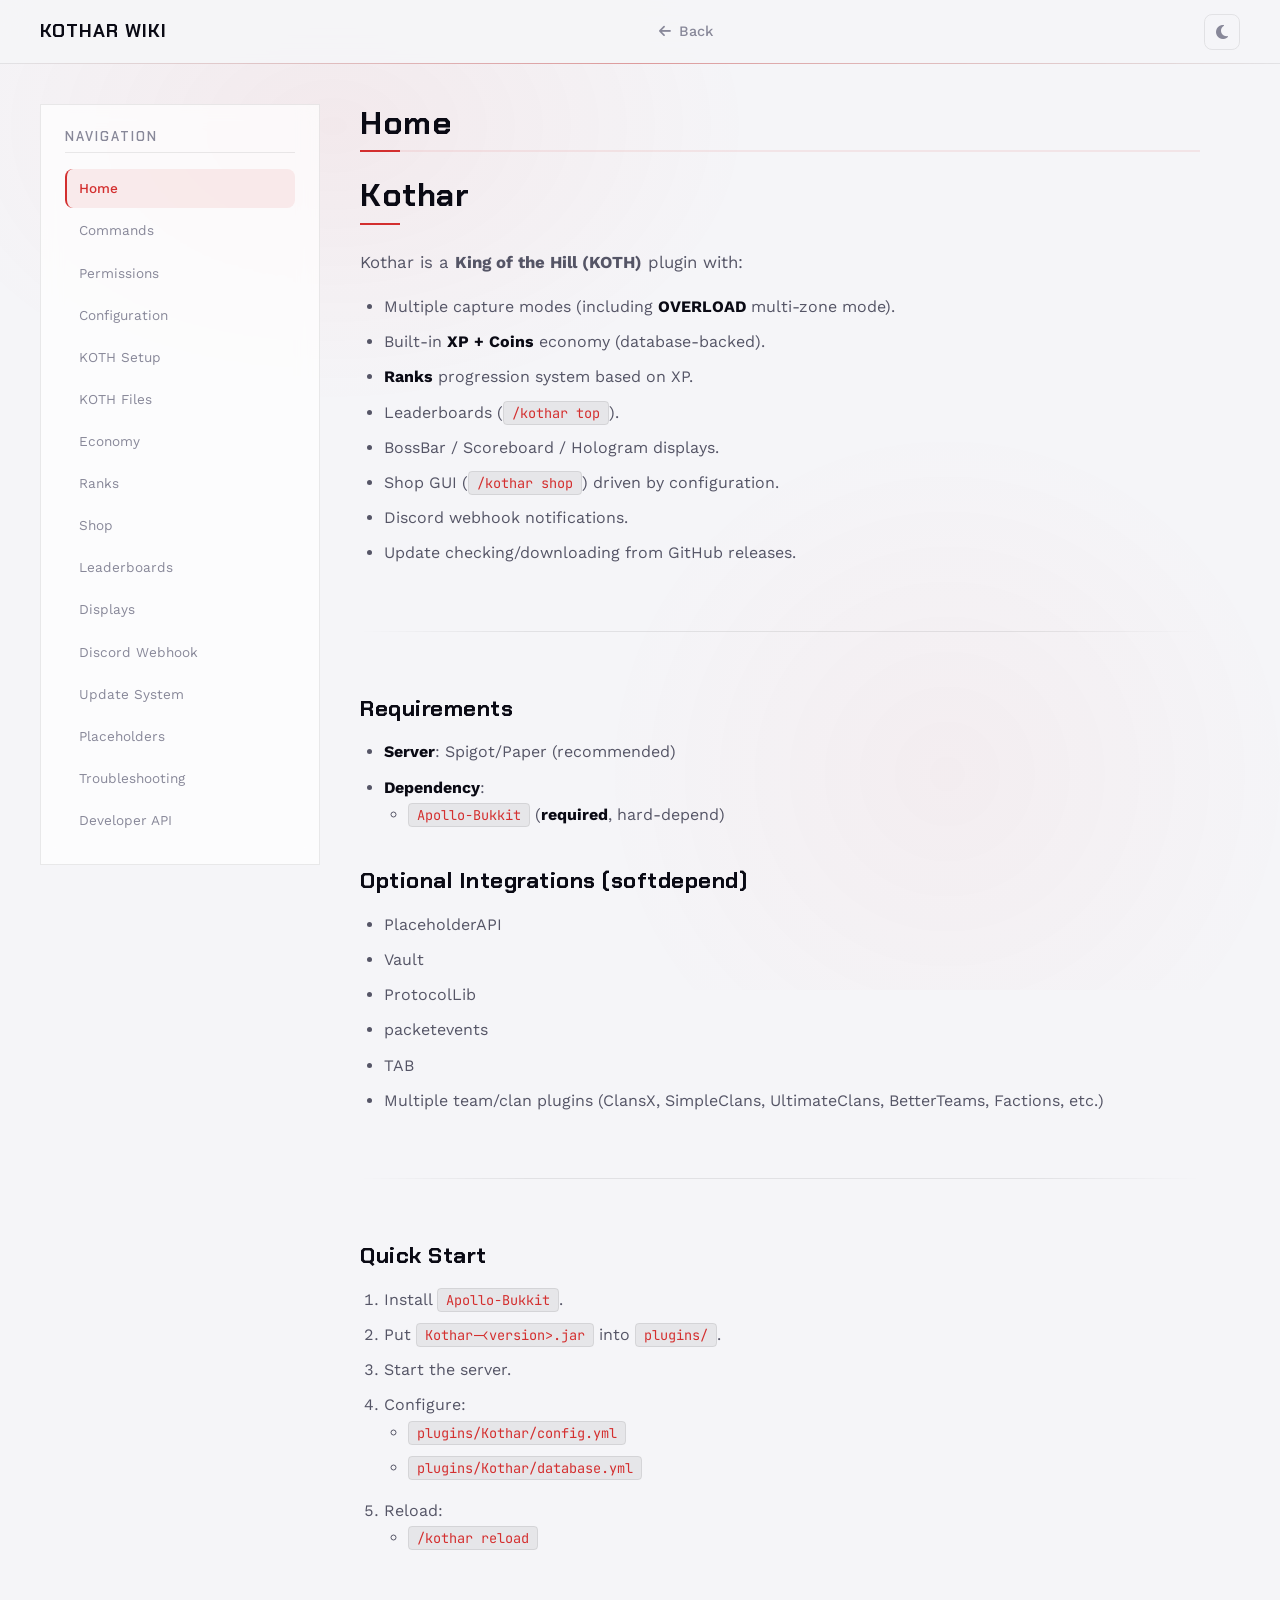
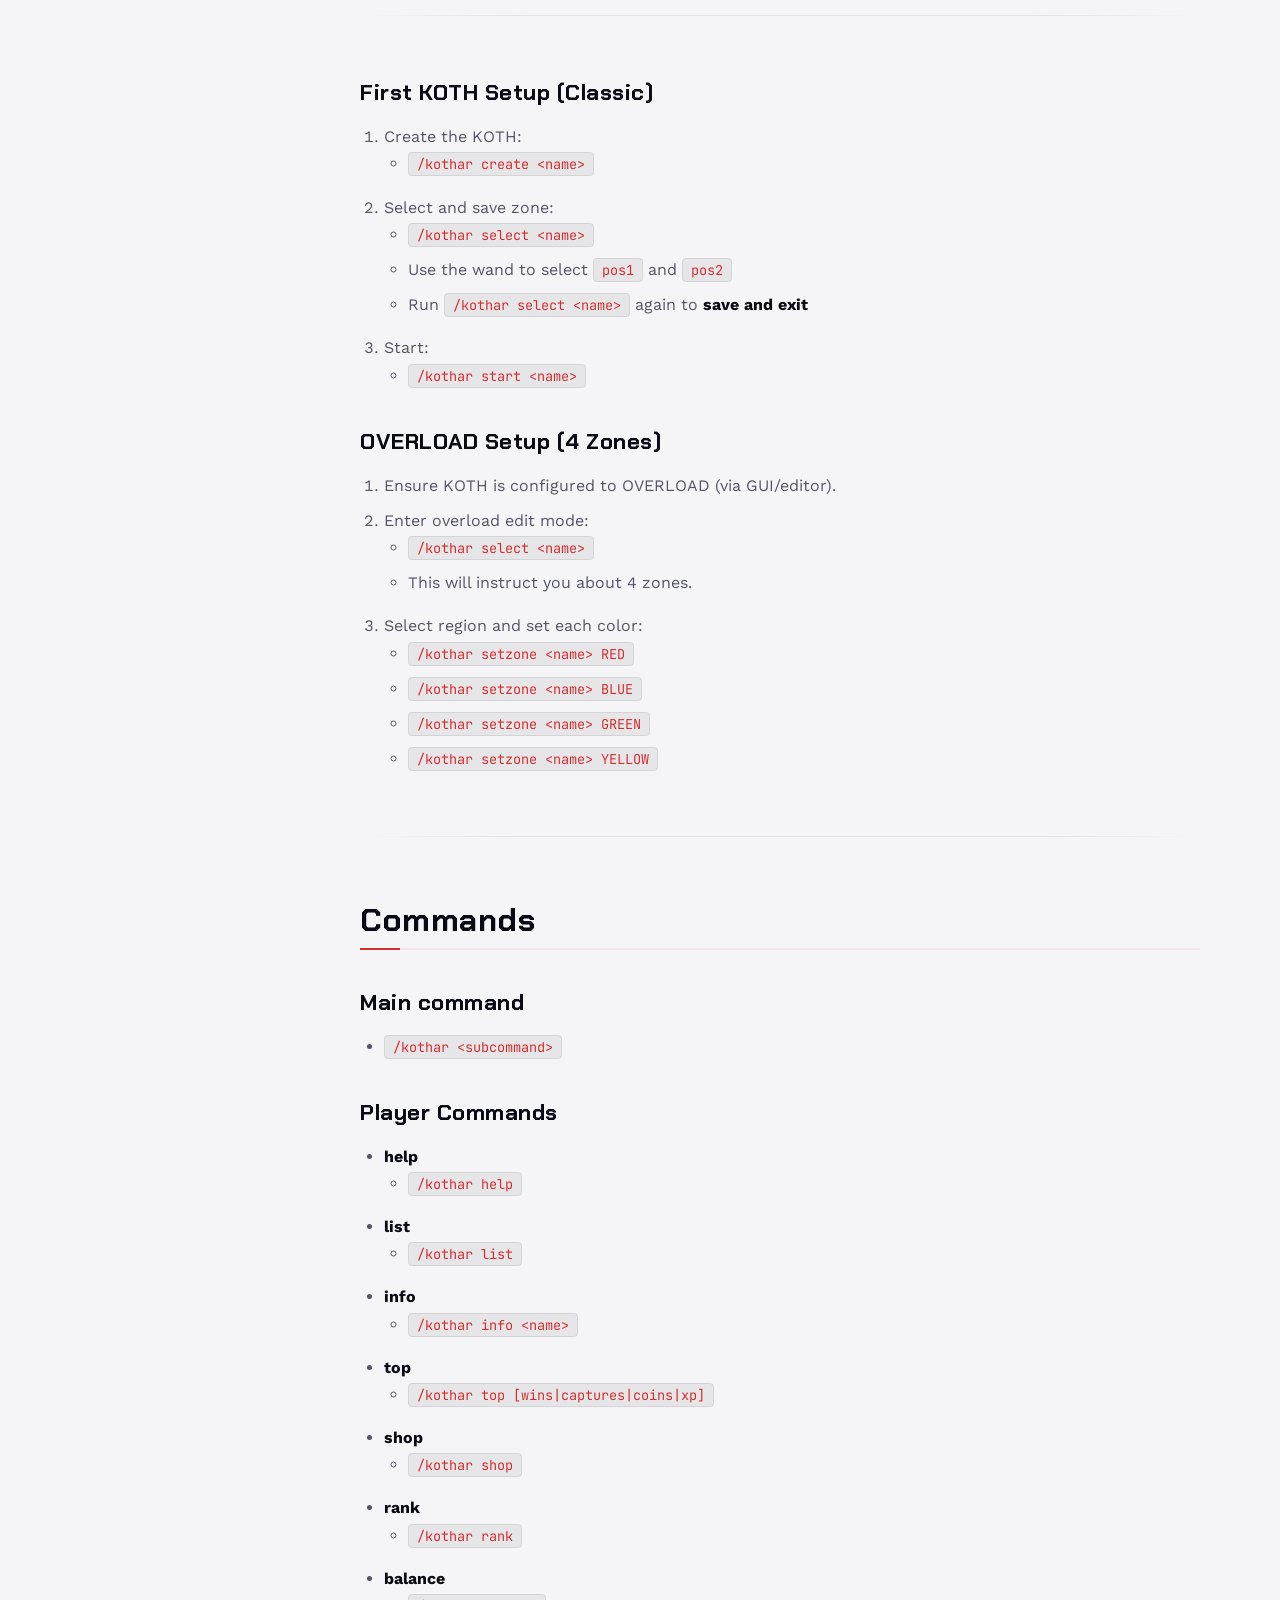
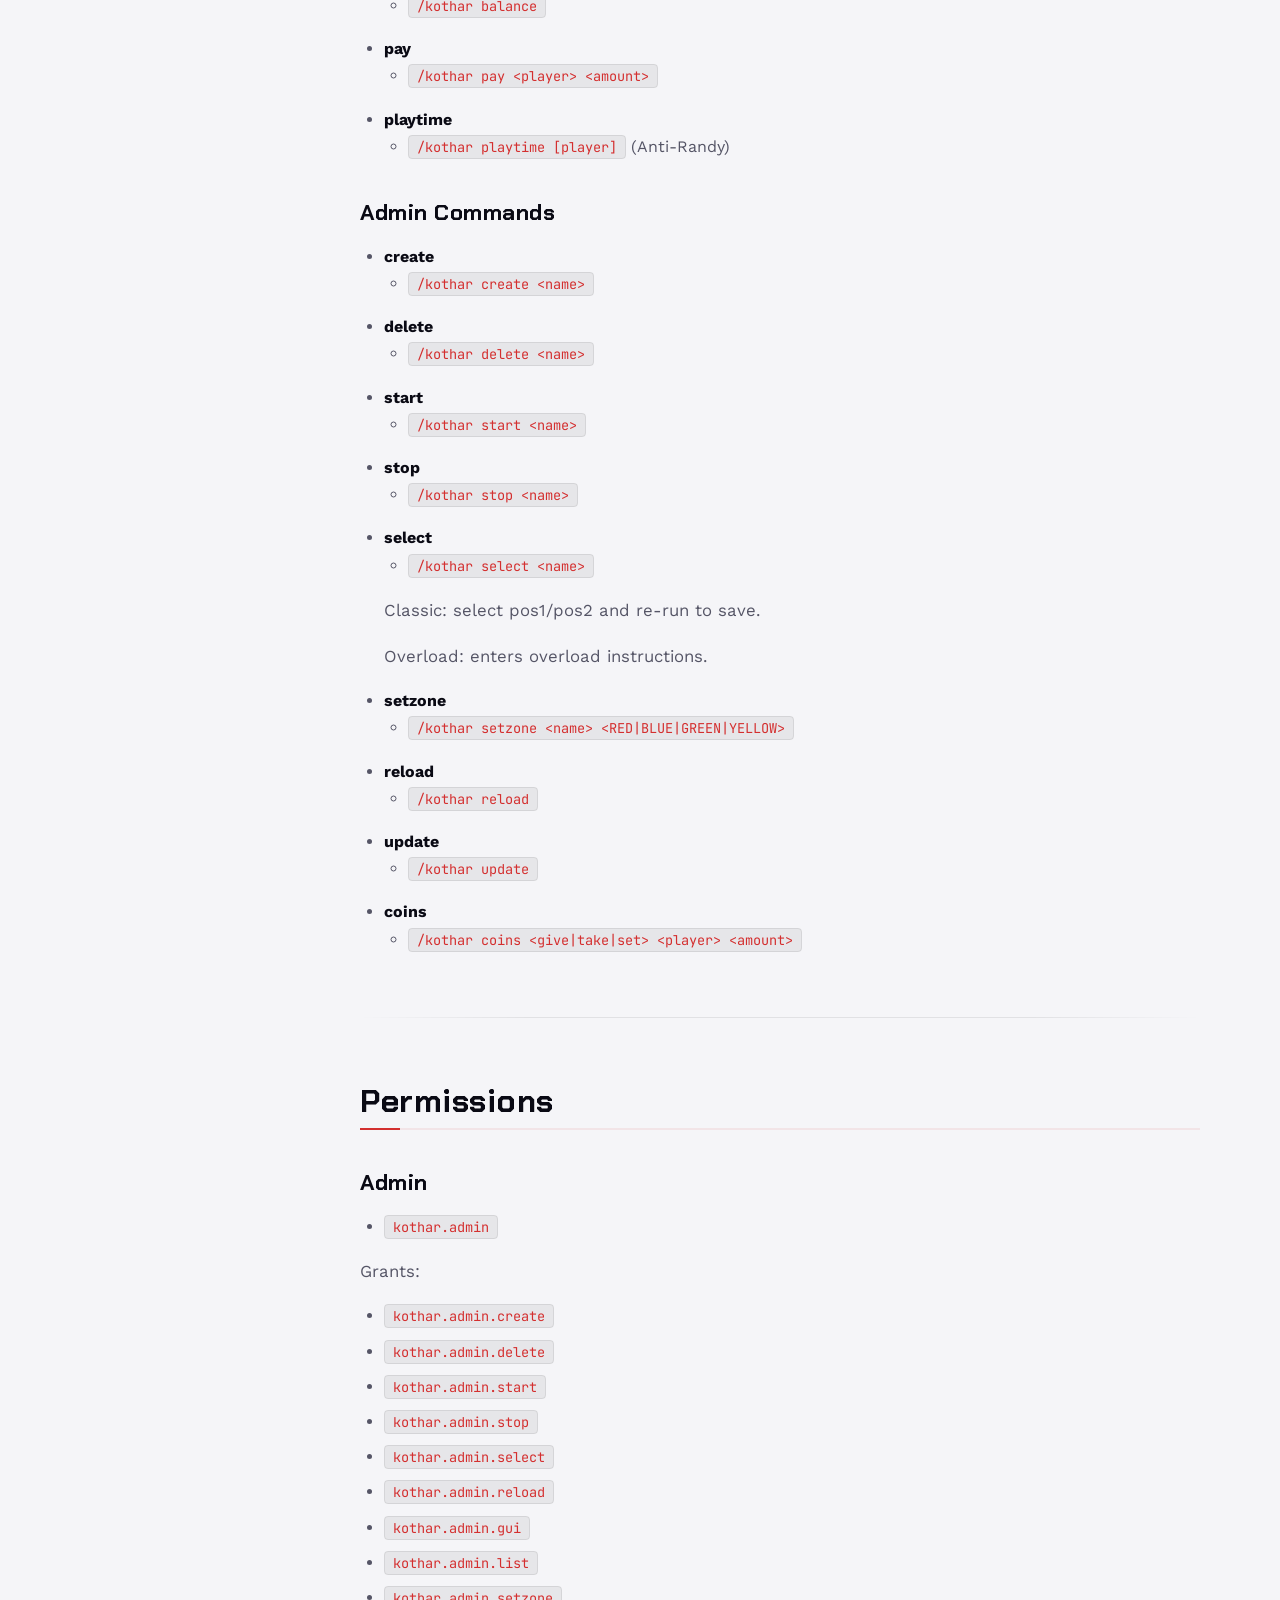
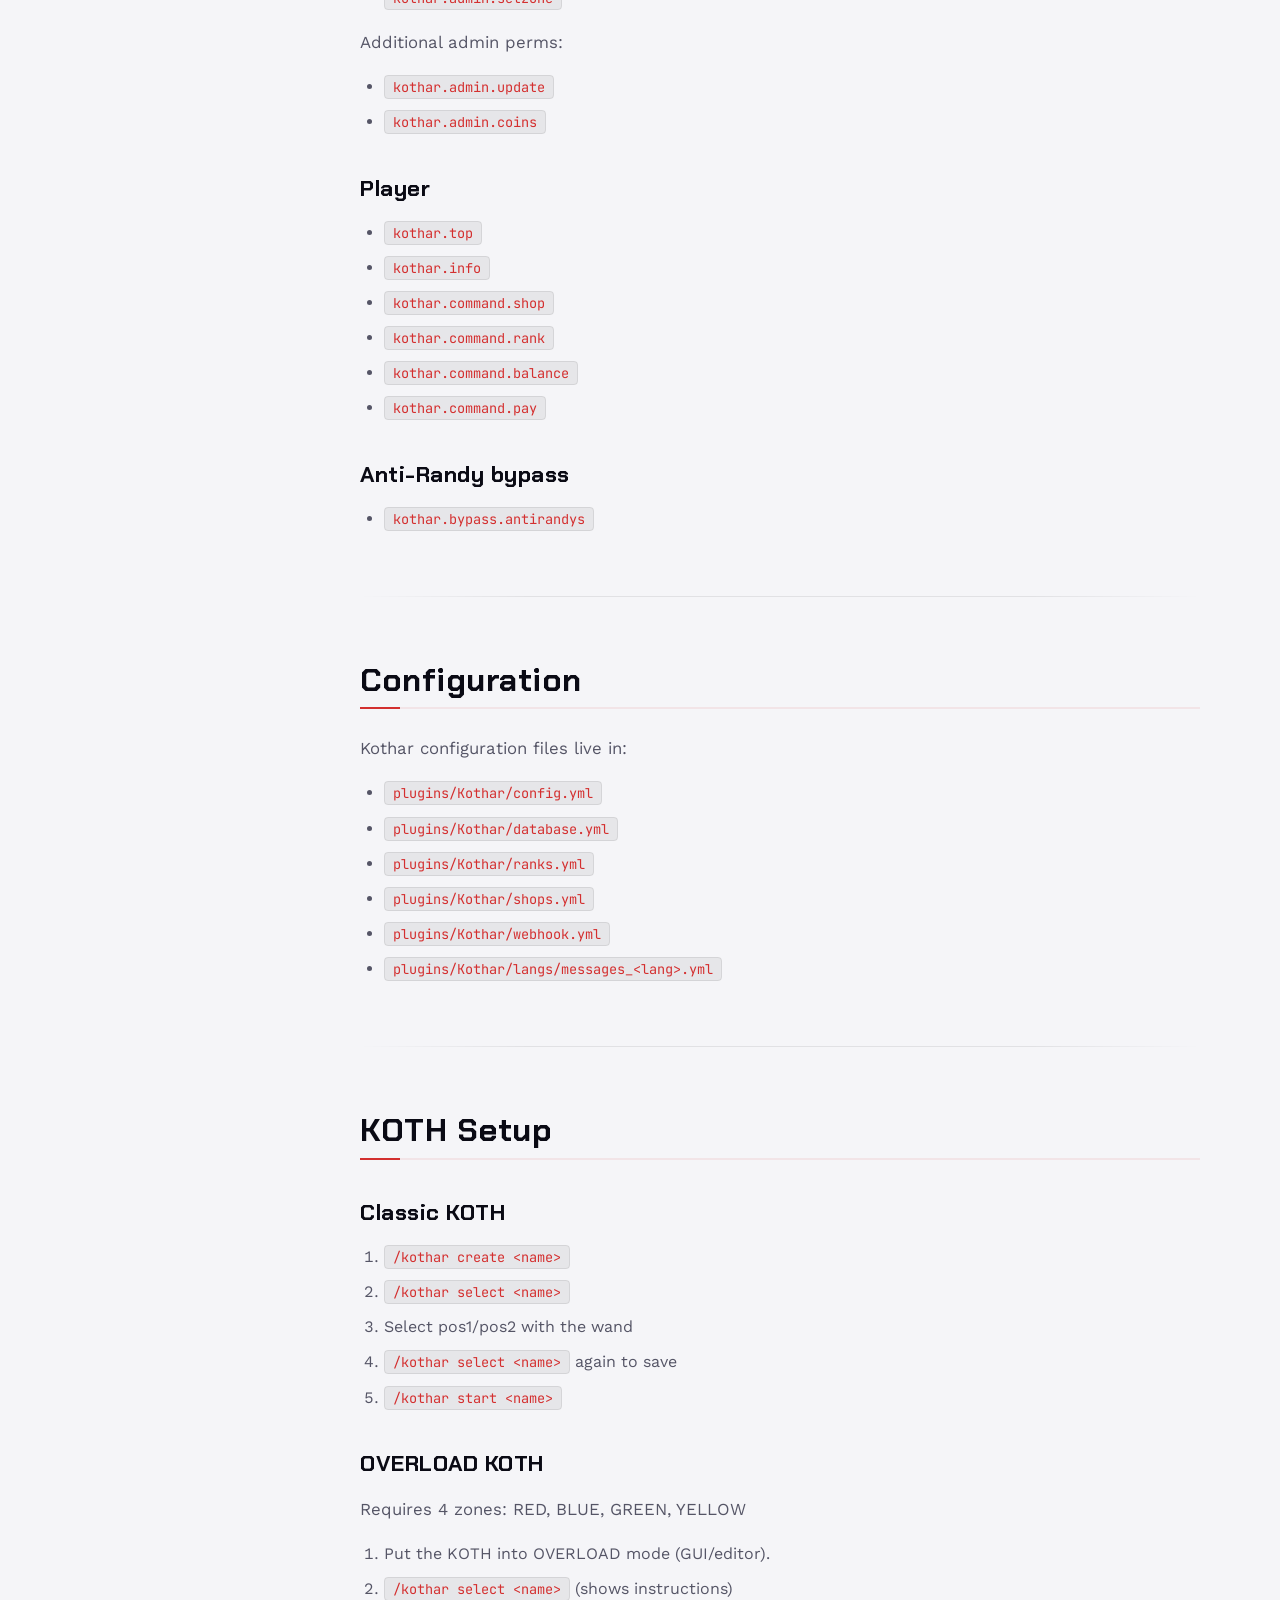
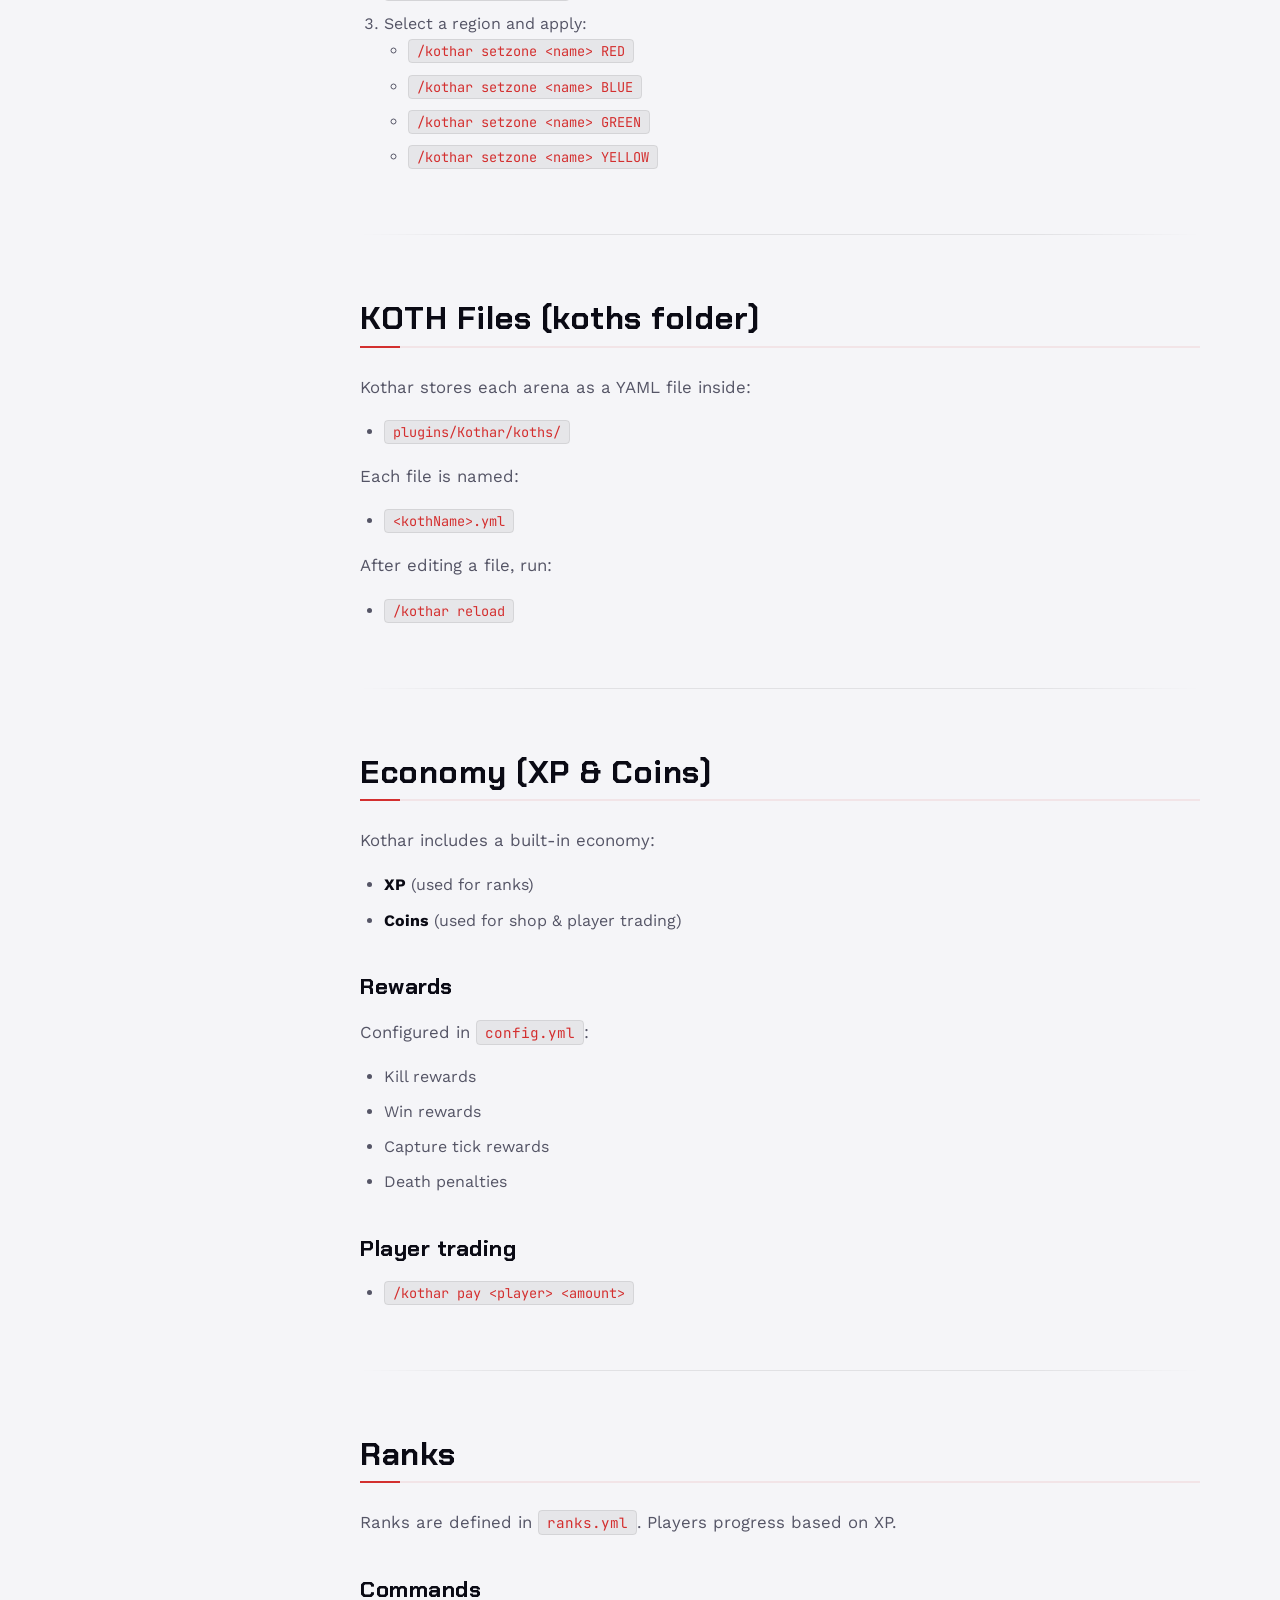
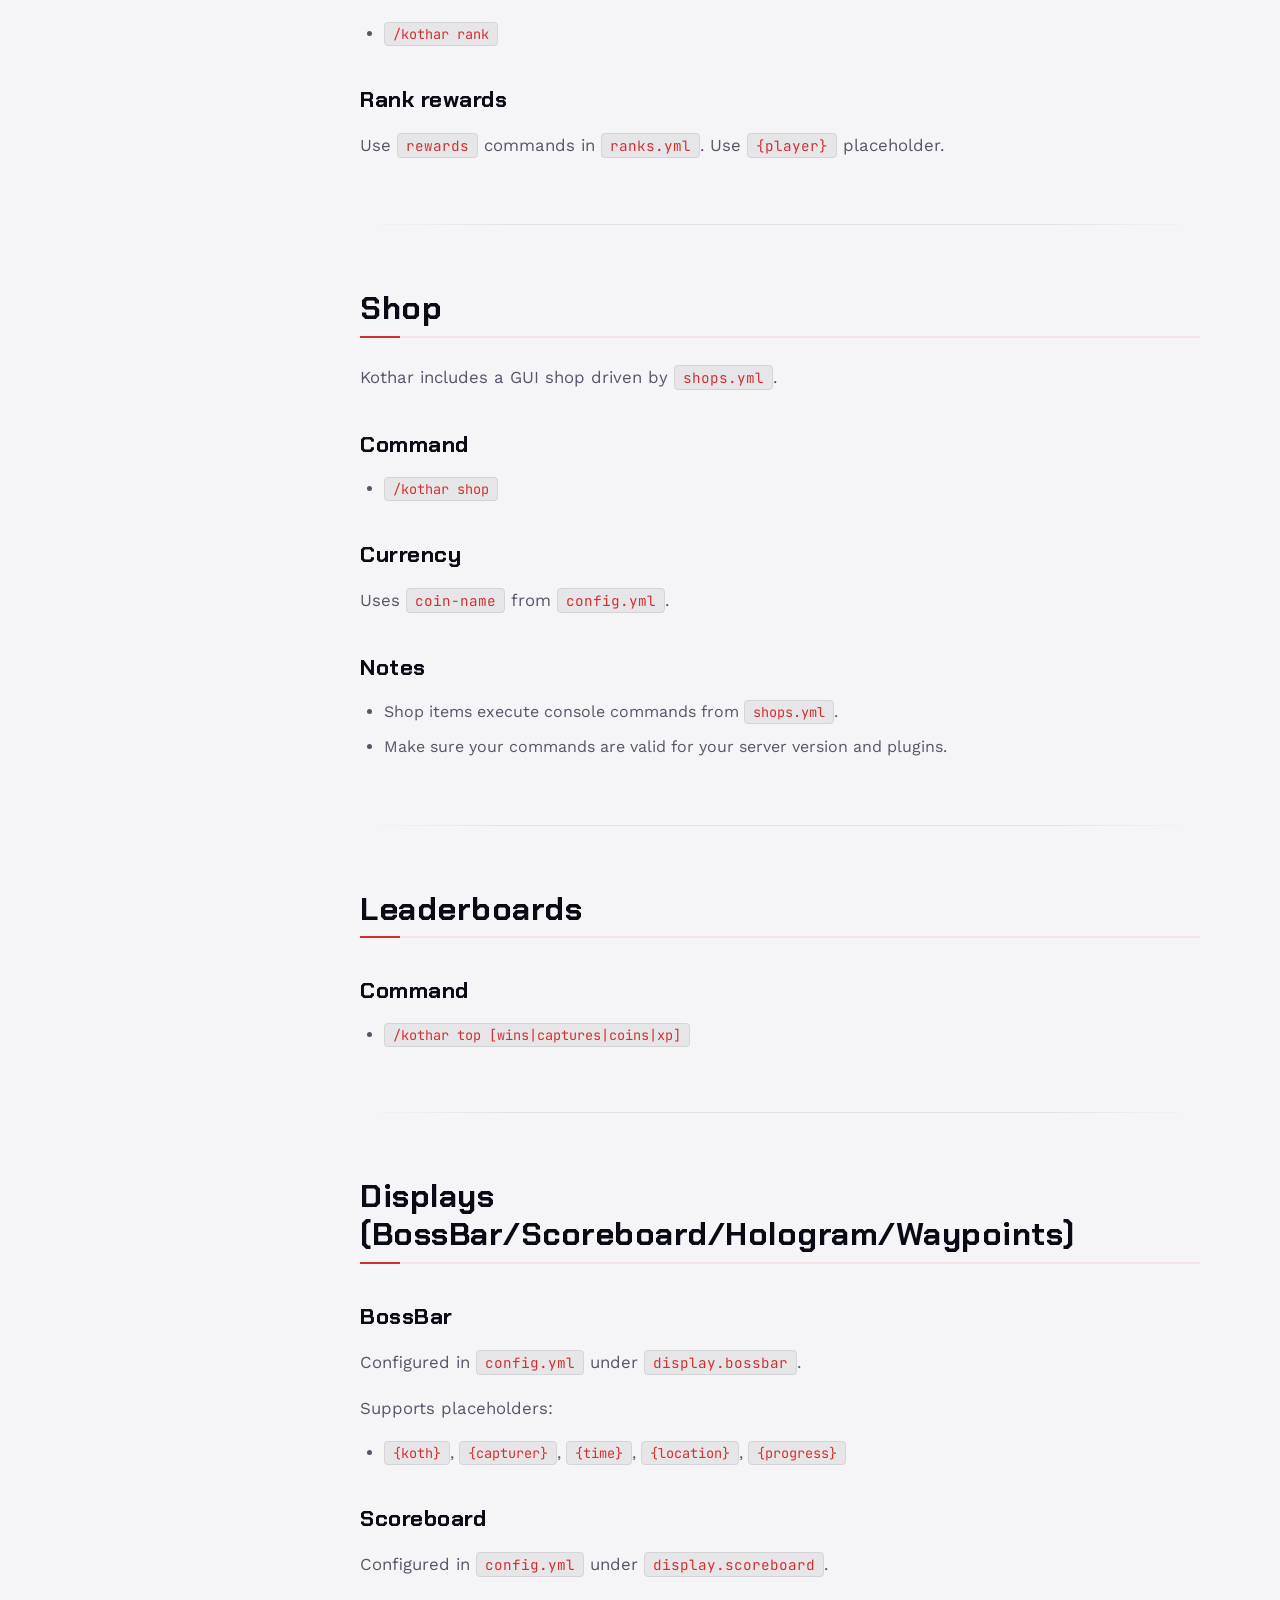
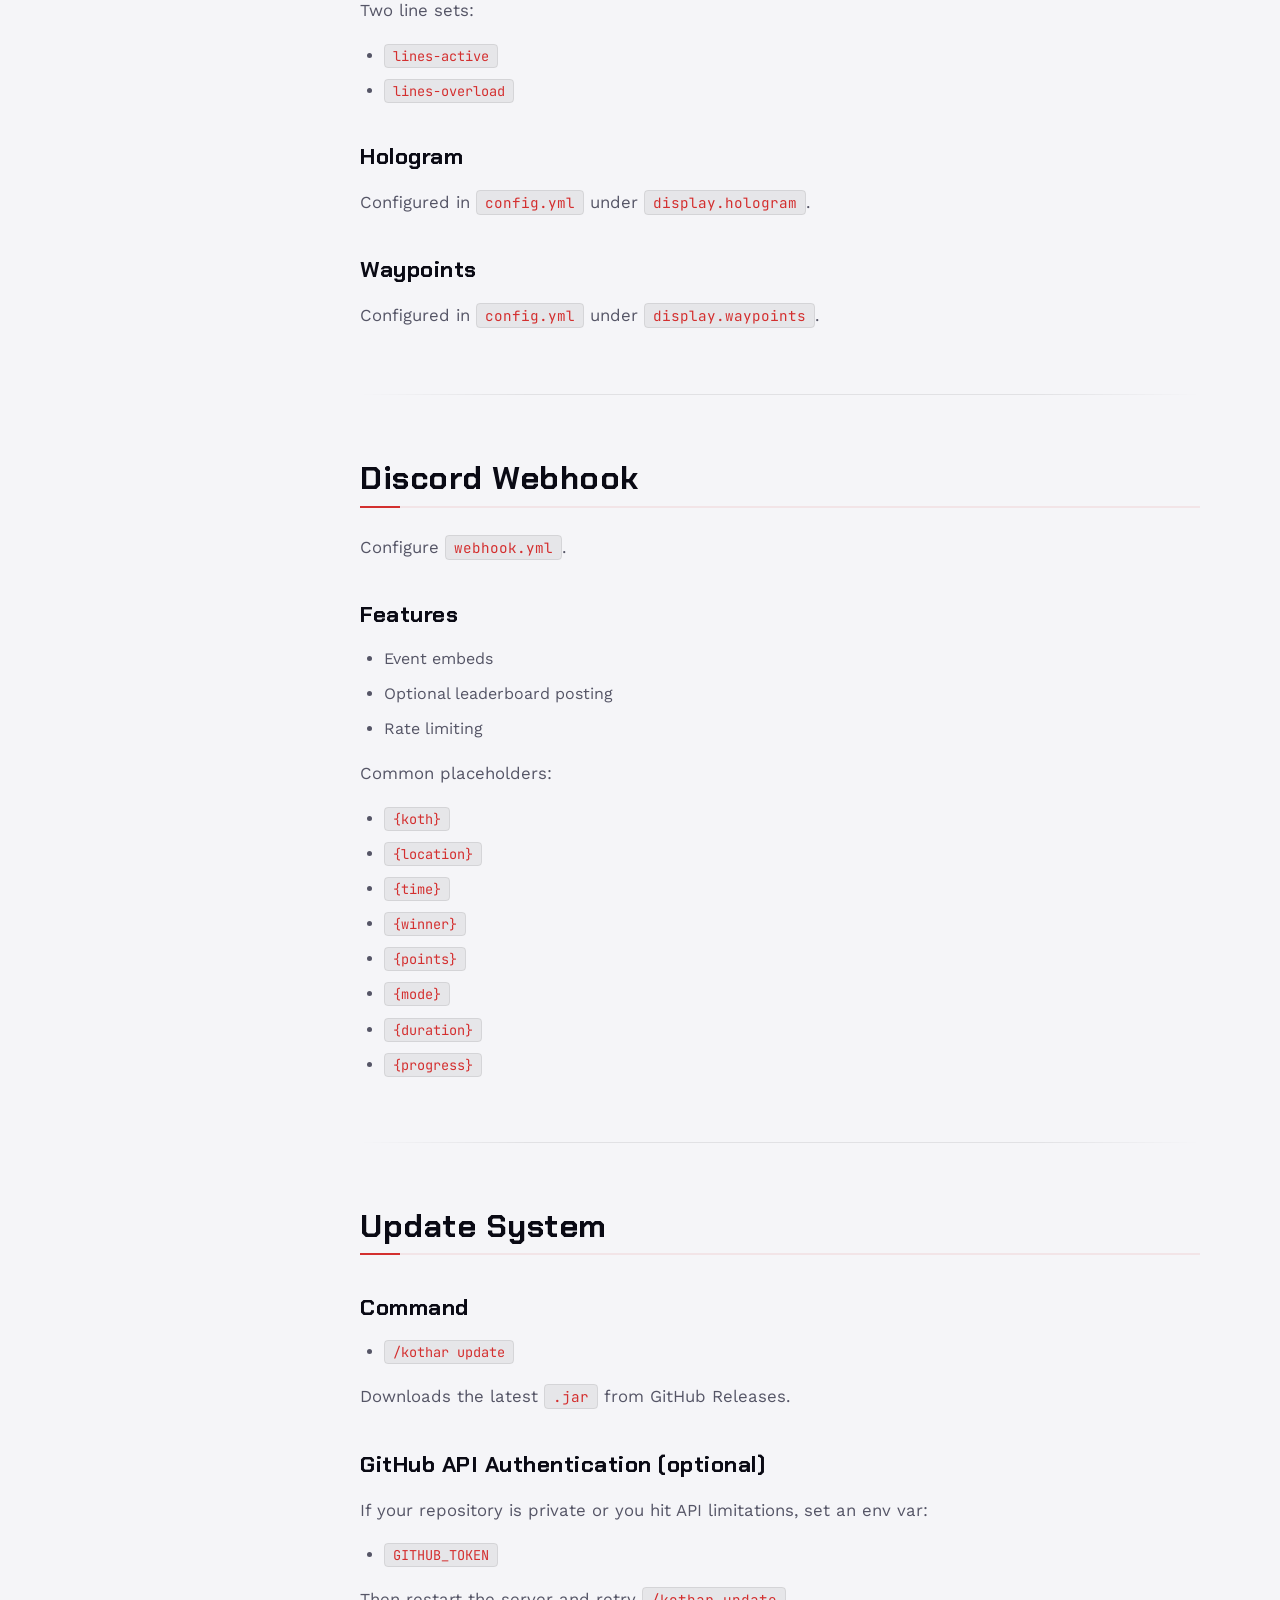
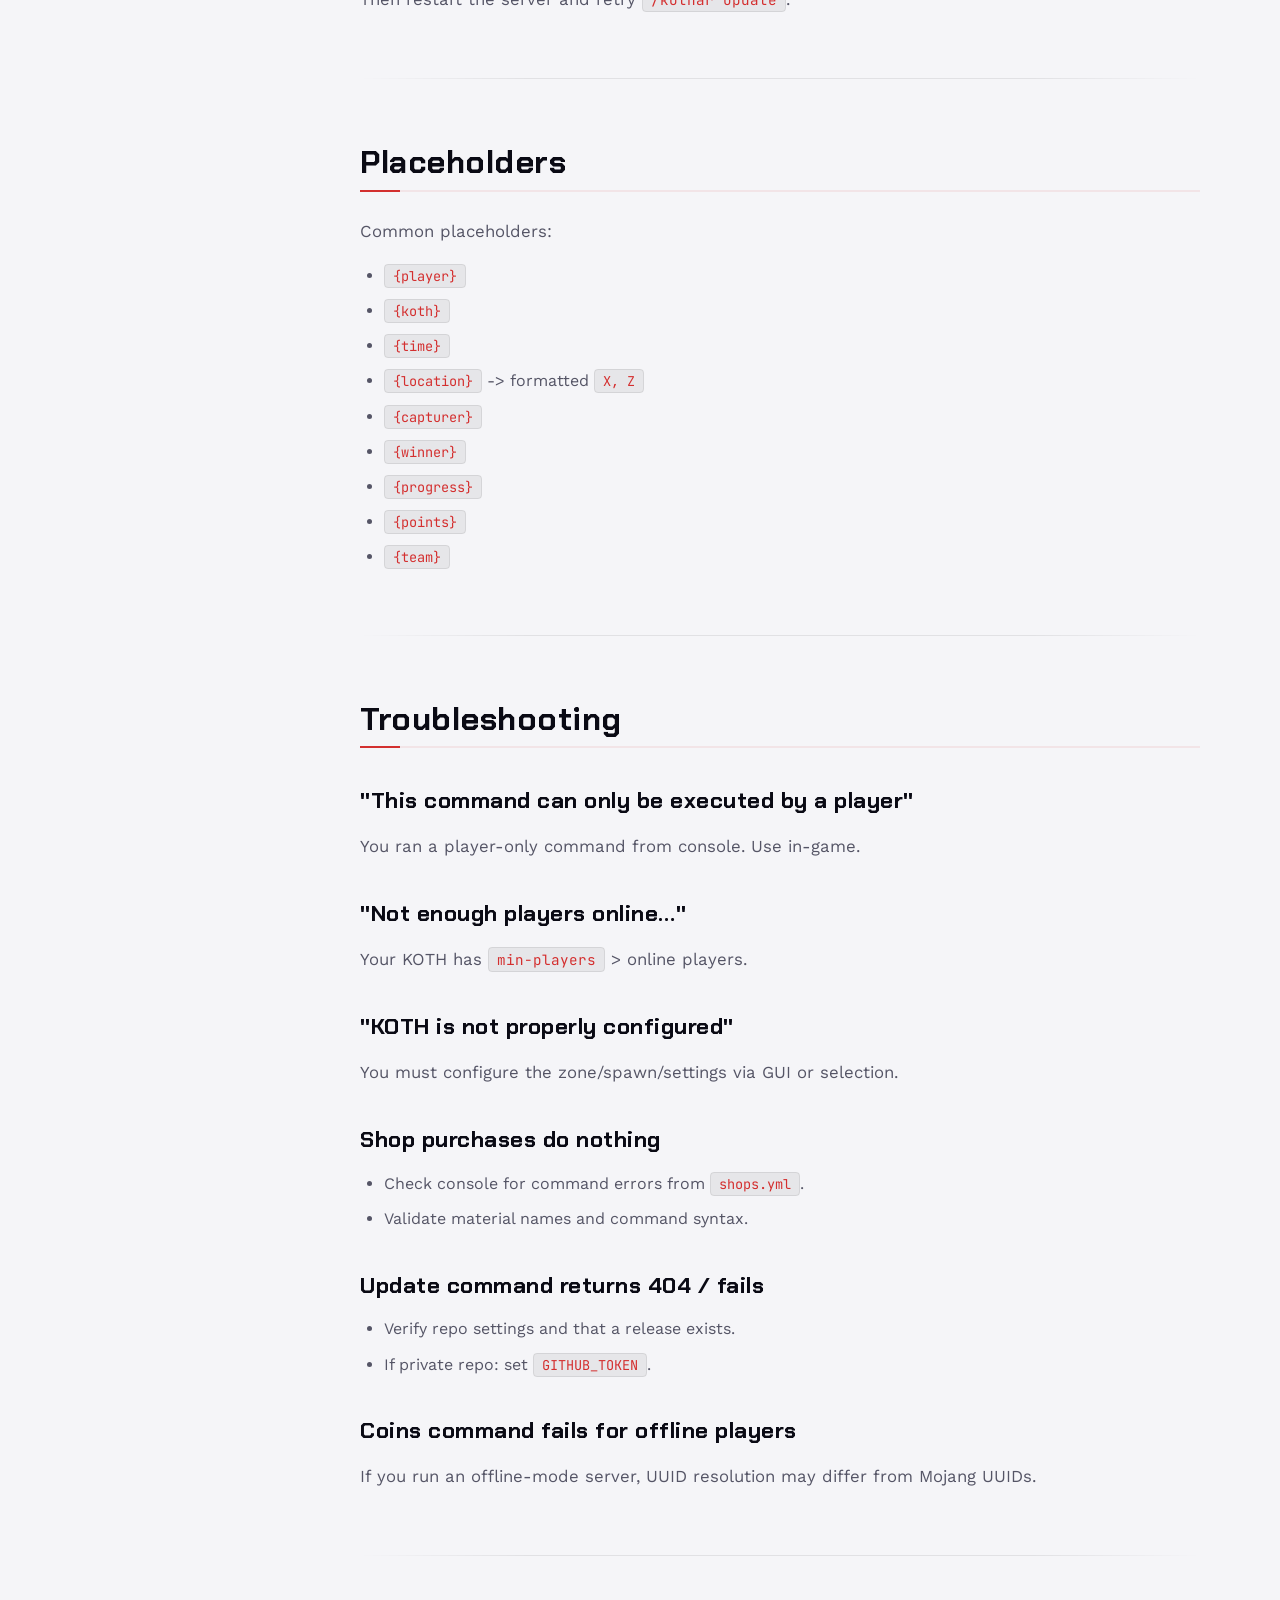
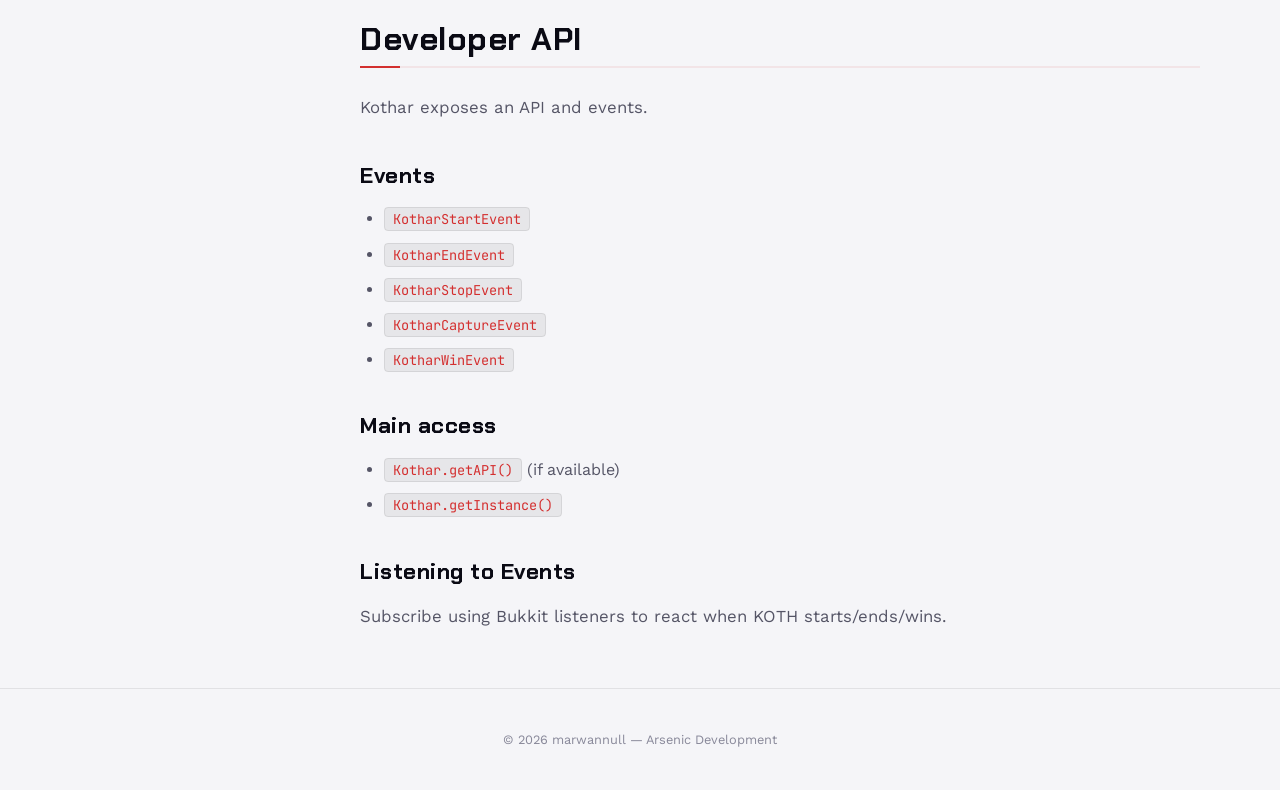
<file: wiki/index.html>
<!DOCTYPE html>
<html lang="en">
<head>
    <meta charset="UTF-8">
    <meta name="viewport" content="width=device-width, initial-scale=1.0">
    <title>Kothar Wiki</title>
    <link rel="stylesheet" href="../style.css">
    <link rel="stylesheet" href="https://cdnjs.cloudflare.com/ajax/libs/font-awesome/6.4.0/css/all.min.css">
    <link rel="stylesheet" href="https://fonts.googleapis.com/css2?family=JetBrains+Mono:wght@400;500;700&display=swap">
</head>
<body>
    <div class="reading-progress" id="readingProgress"></div>

    <header>
        <div class="logo">Kothar Wiki</div>
        <nav>
            <ul>
                <li><a href="../index.html#projects"><i class="fas fa-arrow-left"></i> Back</a></li>
            </ul>
        </nav>
        <div class="header-controls">
            <button id="theme-toggle" aria-label="Toggle theme">
                <i class="fas fa-adjust"></i>
            </button>
        </div>
    </header>

    <div class="wiki-layout">
        <aside class="wiki-sidebar">
            <h3>Navigation</h3>
            <div class="docs-group">
                <a class="docs-link active" href="#home">Home</a>
                <a class="docs-link" href="#commands">Commands</a>
                <a class="docs-link" href="#permissions">Permissions</a>
                <a class="docs-link" href="#configuration">Configuration</a>
                <a class="docs-link" href="#koth-setup">KOTH Setup</a>
                <a class="docs-link" href="#koth-files-koths-folder">KOTH Files</a>
                <a class="docs-link" href="#economy-xp--coins">Economy</a>
                <a class="docs-link" href="#ranks">Ranks</a>
                <a class="docs-link" href="#shop">Shop</a>
                <a class="docs-link" href="#leaderboards">Leaderboards</a>
                <a class="docs-link" href="#displays-bossbarscoreboardhologramwaypoints">Displays</a>
                <a class="docs-link" href="#discord-webhook">Discord Webhook</a>
                <a class="docs-link" href="#update-system">Update System</a>
                <a class="docs-link" href="#placeholders">Placeholders</a>
                <a class="docs-link" href="#troubleshooting">Troubleshooting</a>
                <a class="docs-link" href="#developer-api">Developer API</a>
            </div>
        </aside>

        <main class="wiki-content">
            <h1 id="home">Home</h1>
            <h1 style="border: none; margin-top: 0;">Kothar</h1>
            <p>Kothar is a <strong>King of the Hill (KOTH)</strong> plugin with:</p>
            <ul>
                <li>Multiple capture modes (including <strong>OVERLOAD</strong> multi-zone mode).</li>
                <li>Built-in <strong>XP + Coins</strong> economy (database-backed).</li>
                <li><strong>Ranks</strong> progression system based on XP.</li>
                <li>Leaderboards (<code>/kothar top</code>).</li>
                <li>BossBar / Scoreboard / Hologram displays.</li>
                <li>Shop GUI (<code>/kothar shop</code>) driven by configuration.</li>
                <li>Discord webhook notifications.</li>
                <li>Update checking/downloading from GitHub releases.</li>
            </ul>

            <hr>

            <h2>Requirements</h2>
            <ul>
                <li><strong>Server</strong>: Spigot/Paper (recommended)</li>
                <li><strong>Dependency</strong>:
                    <ul>
                        <li><code>Apollo-Bukkit</code> (<strong>required</strong>, hard-depend)</li>
                    </ul>
                </li>
            </ul>

            <h2>Optional Integrations (softdepend)</h2>
            <ul>
                <li>PlaceholderAPI</li>
                <li>Vault</li>
                <li>ProtocolLib</li>
                <li>packetevents</li>
                <li>TAB</li>
                <li>Multiple team/clan plugins (ClansX, SimpleClans, UltimateClans, BetterTeams, Factions, etc.)</li>
            </ul>

            <hr>

            <h2>Quick Start</h2>
            <ol>
                <li>Install <code>Apollo-Bukkit</code>.</li>
                <li>Put <code>Kothar-&lt;version&gt;.jar</code> into <code>plugins/</code>.</li>
                <li>Start the server.</li>
                <li>Configure:
                    <ul>
                        <li><code>plugins/Kothar/config.yml</code></li>
                        <li><code>plugins/Kothar/database.yml</code></li>
                    </ul>
                </li>
                <li>Reload:
                    <ul>
                        <li><code>/kothar reload</code></li>
                    </ul>
                </li>
            </ol>

            <hr>

            <h2>First KOTH Setup (Classic)</h2>
            <ol>
                <li>Create the KOTH:
                    <ul>
                        <li><code>/kothar create &lt;name&gt;</code></li>
                    </ul>
                </li>
                <li>Select and save zone:
                    <ul>
                        <li><code>/kothar select &lt;name&gt;</code></li>
                        <li>Use the wand to select <code>pos1</code> and <code>pos2</code></li>
                        <li>Run <code>/kothar select &lt;name&gt;</code> again to <strong>save and exit</strong></li>
                    </ul>
                </li>
                <li>Start:
                    <ul>
                        <li><code>/kothar start &lt;name&gt;</code></li>
                    </ul>
                </li>
            </ol>

            <h2>OVERLOAD Setup (4 Zones)</h2>
            <ol>
                <li>Ensure KOTH is configured to OVERLOAD (via GUI/editor).</li>
                <li>Enter overload edit mode:
                    <ul>
                        <li><code>/kothar select &lt;name&gt;</code></li>
                        <li>This will instruct you about 4 zones.</li>
                    </ul>
                </li>
                <li>Select region and set each color:
                    <ul>
                        <li><code>/kothar setzone &lt;name&gt; RED</code></li>
                        <li><code>/kothar setzone &lt;name&gt; BLUE</code></li>
                        <li><code>/kothar setzone &lt;name&gt; GREEN</code></li>
                        <li><code>/kothar setzone &lt;name&gt; YELLOW</code></li>
                    </ul>
                </li>
            </ol>

            <hr>

            <h1 id="commands">Commands</h1>

            <h2>Main command</h2>
            <ul>
                <li><code>/kothar &lt;subcommand&gt;</code></li>
            </ul>

            <h2>Player Commands</h2>
            <ul>
                <li><strong>help</strong>
                    <ul>
                        <li><code>/kothar help</code></li>
                    </ul>
                </li>
                <li><strong>list</strong>
                    <ul>
                        <li><code>/kothar list</code></li>
                    </ul>
                </li>
                <li><strong>info</strong>
                    <ul>
                        <li><code>/kothar info &lt;name&gt;</code></li>
                    </ul>
                </li>
                <li><strong>top</strong>
                    <ul>
                        <li><code>/kothar top [wins|captures|coins|xp]</code></li>
                    </ul>
                </li>
                <li><strong>shop</strong>
                    <ul>
                        <li><code>/kothar shop</code></li>
                    </ul>
                </li>
                <li><strong>rank</strong>
                    <ul>
                        <li><code>/kothar rank</code></li>
                    </ul>
                </li>
                <li><strong>balance</strong>
                    <ul>
                        <li><code>/kothar balance</code></li>
                    </ul>
                </li>
                <li><strong>pay</strong>
                    <ul>
                        <li><code>/kothar pay &lt;player&gt; &lt;amount&gt;</code></li>
                    </ul>
                </li>
                <li><strong>playtime</strong>
                    <ul>
                        <li><code>/kothar playtime [player]</code> (Anti-Randy)</li>
                    </ul>
                </li>
            </ul>

            <h2>Admin Commands</h2>
            <ul>
                <li><strong>create</strong>
                    <ul>
                        <li><code>/kothar create &lt;name&gt;</code></li>
                    </ul>
                </li>
                <li><strong>delete</strong>
                    <ul>
                        <li><code>/kothar delete &lt;name&gt;</code></li>
                    </ul>
                </li>
                <li><strong>start</strong>
                    <ul>
                        <li><code>/kothar start &lt;name&gt;</code></li>
                    </ul>
                </li>
                <li><strong>stop</strong>
                    <ul>
                        <li><code>/kothar stop &lt;name&gt;</code></li>
                    </ul>
                </li>
                <li><strong>select</strong>
                    <ul>
                        <li><code>/kothar select &lt;name&gt;</code></li>
                    </ul>
                    <p>Classic: select pos1/pos2 and re-run to save.</p>
                    <p>Overload: enters overload instructions.</p>
                </li>
                <li><strong>setzone</strong>
                    <ul>
                        <li><code>/kothar setzone &lt;name&gt; &lt;RED|BLUE|GREEN|YELLOW&gt;</code></li>
                    </ul>
                </li>
                <li><strong>reload</strong>
                    <ul>
                        <li><code>/kothar reload</code></li>
                    </ul>
                </li>
                <li><strong>update</strong>
                    <ul>
                        <li><code>/kothar update</code></li>
                    </ul>
                </li>
                <li><strong>coins</strong>
                    <ul>
                        <li><code>/kothar coins &lt;give|take|set&gt; &lt;player&gt; &lt;amount&gt;</code></li>
                    </ul>
                </li>
            </ul>

            <hr>

            <h1 id="permissions">Permissions</h1>
            <h2>Admin</h2>
            <ul>
                <li><code>kothar.admin</code></li>
            </ul>
            <p>Grants:</p>
            <ul>
                <li><code>kothar.admin.create</code></li>
                <li><code>kothar.admin.delete</code></li>
                <li><code>kothar.admin.start</code></li>
                <li><code>kothar.admin.stop</code></li>
                <li><code>kothar.admin.select</code></li>
                <li><code>kothar.admin.reload</code></li>
                <li><code>kothar.admin.gui</code></li>
                <li><code>kothar.admin.list</code></li>
                <li><code>kothar.admin.setzone</code></li>
            </ul>
            <p>Additional admin perms:</p>
            <ul>
                <li><code>kothar.admin.update</code></li>
                <li><code>kothar.admin.coins</code></li>
            </ul>

            <h2>Player</h2>
            <ul>
                <li><code>kothar.top</code></li>
                <li><code>kothar.info</code></li>
                <li><code>kothar.command.shop</code></li>
                <li><code>kothar.command.rank</code></li>
                <li><code>kothar.command.balance</code></li>
                <li><code>kothar.command.pay</code></li>
            </ul>

            <h2>Anti-Randy bypass</h2>
            <ul>
                <li><code>kothar.bypass.antirandys</code></li>
            </ul>

            <hr>

            <h1 id="configuration">Configuration</h1>
            <p>Kothar configuration files live in:</p>
            <ul>
                <li><code>plugins/Kothar/config.yml</code></li>
                <li><code>plugins/Kothar/database.yml</code></li>
                <li><code>plugins/Kothar/ranks.yml</code></li>
                <li><code>plugins/Kothar/shops.yml</code></li>
                <li><code>plugins/Kothar/webhook.yml</code></li>
                <li><code>plugins/Kothar/langs/messages_&lt;lang&gt;.yml</code></li>
            </ul>

            <hr>

            <h1 id="koth-setup">KOTH Setup</h1>
            <h2>Classic KOTH</h2>
            <ol>
                <li><code>/kothar create &lt;name&gt;</code></li>
                <li><code>/kothar select &lt;name&gt;</code></li>
                <li>Select pos1/pos2 with the wand</li>
                <li><code>/kothar select &lt;name&gt;</code> again to save</li>
                <li><code>/kothar start &lt;name&gt;</code></li>
            </ol>
            <h2>OVERLOAD KOTH</h2>
            <p>Requires 4 zones: RED, BLUE, GREEN, YELLOW</p>
            <ol>
                <li>Put the KOTH into OVERLOAD mode (GUI/editor).</li>
                <li><code>/kothar select &lt;name&gt;</code> (shows instructions)</li>
                <li>Select a region and apply:
                    <ul>
                        <li><code>/kothar setzone &lt;name&gt; RED</code></li>
                        <li><code>/kothar setzone &lt;name&gt; BLUE</code></li>
                        <li><code>/kothar setzone &lt;name&gt; GREEN</code></li>
                        <li><code>/kothar setzone &lt;name&gt; YELLOW</code></li>
                    </ul>
                </li>
            </ol>

            <hr>

            <h1 id="koth-files-koths-folder">KOTH Files (koths folder)</h1>
            <p>Kothar stores each arena as a YAML file inside:</p>
            <ul>
                <li><code>plugins/Kothar/koths/</code></li>
            </ul>
            <p>Each file is named:</p>
            <ul>
                <li><code>&lt;kothName&gt;.yml</code></li>
            </ul>
            <p>After editing a file, run:</p>
            <ul>
                <li><code>/kothar reload</code></li>
            </ul>

            <hr>

            <h1 id="economy-xp--coins">Economy (XP &amp; Coins)</h1>
            <p>Kothar includes a built-in economy:</p>
            <ul>
                <li><strong>XP</strong> (used for ranks)</li>
                <li><strong>Coins</strong> (used for shop &amp; player trading)</li>
            </ul>
            <h2>Rewards</h2>
            <p>Configured in <code>config.yml</code>:</p>
            <ul>
                <li>Kill rewards</li>
                <li>Win rewards</li>
                <li>Capture tick rewards</li>
                <li>Death penalties</li>
            </ul>
            <h2>Player trading</h2>
            <ul>
                <li><code>/kothar pay &lt;player&gt; &lt;amount&gt;</code></li>
            </ul>

            <hr>

            <h1 id="ranks">Ranks</h1>
            <p>Ranks are defined in <code>ranks.yml</code>. Players progress based on XP.</p>
            <h2>Commands</h2>
            <ul>
                <li><code>/kothar rank</code></li>
            </ul>
            <h2>Rank rewards</h2>
            <p>Use <code>rewards</code> commands in <code>ranks.yml</code>. Use <code>{player}</code> placeholder.</p>

            <hr>

            <h1 id="shop">Shop</h1>
            <p>Kothar includes a GUI shop driven by <code>shops.yml</code>.</p>
            <h2>Command</h2>
            <ul>
                <li><code>/kothar shop</code></li>
            </ul>
            <h2>Currency</h2>
            <p>Uses <code>coin-name</code> from <code>config.yml</code>.</p>
            <h2>Notes</h2>
            <ul>
                <li>Shop items execute console commands from <code>shops.yml</code>.</li>
                <li>Make sure your commands are valid for your server version and plugins.</li>
            </ul>

            <hr>

            <h1 id="leaderboards">Leaderboards</h1>
            <h2>Command</h2>
            <ul>
                <li><code>/kothar top [wins|captures|coins|xp]</code></li>
            </ul>

            <hr>

            <h1 id="displays-bossbarscoreboardhologramwaypoints">Displays (BossBar/Scoreboard/Hologram/Waypoints)</h1>
            <h2>BossBar</h2>
            <p>Configured in <code>config.yml</code> under <code>display.bossbar</code>.</p>
            <p>Supports placeholders:</p>
            <ul>
                <li><code>{koth}</code>, <code>{capturer}</code>, <code>{time}</code>, <code>{location}</code>, <code>{progress}</code></li>
            </ul>
            <h2>Scoreboard</h2>
            <p>Configured in <code>config.yml</code> under <code>display.scoreboard</code>.</p>
            <p>Two line sets:</p>
            <ul>
                <li><code>lines-active</code></li>
                <li><code>lines-overload</code></li>
            </ul>
            <h2>Hologram</h2>
            <p>Configured in <code>config.yml</code> under <code>display.hologram</code>.</p>
            <h2>Waypoints</h2>
            <p>Configured in <code>config.yml</code> under <code>display.waypoints</code>.</p>

            <hr>

            <h1 id="discord-webhook">Discord Webhook</h1>
            <p>Configure <code>webhook.yml</code>.</p>
            <h2>Features</h2>
            <ul>
                <li>Event embeds</li>
                <li>Optional leaderboard posting</li>
                <li>Rate limiting</li>
            </ul>
            <p>Common placeholders:</p>
            <ul>
                <li><code>{koth}</code></li>
                <li><code>{location}</code></li>
                <li><code>{time}</code></li>
                <li><code>{winner}</code></li>
                <li><code>{points}</code></li>
                <li><code>{mode}</code></li>
                <li><code>{duration}</code></li>
                <li><code>{progress}</code></li>
            </ul>

            <hr>

            <h1 id="update-system">Update System</h1>
            <h2>Command</h2>
            <ul>
                <li><code>/kothar update</code></li>
            </ul>
            <p>Downloads the latest <code>.jar</code> from GitHub Releases.</p>
            <h2>GitHub API Authentication (optional)</h2>
            <p>If your repository is private or you hit API limitations, set an env var:</p>
            <ul>
                <li><code>GITHUB_TOKEN</code></li>
            </ul>
            <p>Then restart the server and retry <code>/kothar update</code>.</p>

            <hr>

            <h1 id="placeholders">Placeholders</h1>
            <p>Common placeholders:</p>
            <ul>
                <li><code>{player}</code></li>
                <li><code>{koth}</code></li>
                <li><code>{time}</code></li>
                <li><code>{location}</code> -&gt; formatted <code>X, Z</code></li>
                <li><code>{capturer}</code></li>
                <li><code>{winner}</code></li>
                <li><code>{progress}</code></li>
                <li><code>{points}</code></li>
                <li><code>{team}</code></li>
            </ul>

            <hr>

            <h1 id="troubleshooting">Troubleshooting</h1>
            <h2>"This command can only be executed by a player"</h2>
            <p>You ran a player-only command from console. Use in-game.</p>
            <h2>"Not enough players online…"</h2>
            <p>Your KOTH has <code>min-players</code> &gt; online players.</p>
            <h2>"KOTH is not properly configured"</h2>
            <p>You must configure the zone/spawn/settings via GUI or selection.</p>
            <h2>Shop purchases do nothing</h2>
            <ul>
                <li>Check console for command errors from <code>shops.yml</code>.</li>
                <li>Validate material names and command syntax.</li>
            </ul>
            <h2>Update command returns 404 / fails</h2>
            <ul>
                <li>Verify repo settings and that a release exists.</li>
                <li>If private repo: set <code>GITHUB_TOKEN</code>.</li>
            </ul>
            <h2>Coins command fails for offline players</h2>
            <p>If you run an offline-mode server, UUID resolution may differ from Mojang UUIDs.</p>

            <hr>

            <h1 id="developer-api">Developer API</h1>
            <p>Kothar exposes an API and events.</p>
            <h2>Events</h2>
            <ul>
                <li><code>KotharStartEvent</code></li>
                <li><code>KotharEndEvent</code></li>
                <li><code>KotharStopEvent</code></li>
                <li><code>KotharCaptureEvent</code></li>
                <li><code>KotharWinEvent</code></li>
            </ul>
            <h2>Main access</h2>
            <ul>
                <li><code>Kothar.getAPI()</code> (if available)</li>
                <li><code>Kothar.getInstance()</code></li>
            </ul>
            <h2>Listening to Events</h2>
            <p>Subscribe using Bukkit listeners to react when KOTH starts/ends/wins.</p>
        </main>
    </div>

    <footer>
        <p>© 2026 marwannull — Arsenic Development</p>
    </footer>

    <script src="../script.js"></script>
</body>
</html>
</file>
<file: style.css>
@import url('https://fonts.googleapis.com/css2?family=Chakra+Petch:wght@400;500;600;700&family=Work+Sans:wght@300;400;500;600&display=swap');

:root {
    --bg-primary: #08080f;
    --bg-secondary: #0e0e18;
    --bg-card: rgba(255, 255, 255, 0.03);
    --bg-card-hover: rgba(255, 255, 255, 0.06);
    --bg-nav: rgba(8, 8, 15, 0.85);
    --bg-code: rgba(0, 0, 0, 0.4);

    --text-primary: #ffffff;
    --text-secondary: #b0b0c0;
    --text-muted: #6a6a80;

    --accent: #ff3333;
    --accent-glow: rgba(255, 51, 51, 0.4);
    --accent-subtle: rgba(255, 51, 51, 0.1);
    --accent-gradient: linear-gradient(135deg, #ff3333, #ff6644);

    --border-subtle: rgba(255, 255, 255, 0.06);
    --border-hover: rgba(255, 255, 255, 0.12);
    --border-accent: rgba(255, 51, 51, 0.3);

    --shadow-card: 0 4px 24px rgba(0, 0, 0, 0.3);
    --shadow-glow: 0 0 30px rgba(255, 51, 51, 0.15);

    --font-heading: 'Chakra Petch', sans-serif;
    --font-body: 'Work Sans', sans-serif;

    --space-xs: 4px;
    --space-sm: 8px;
    --space-md: 16px;
    --space-lg: 24px;
    --space-xl: 40px;
    --space-2xl: 64px;
    --space-3xl: 100px;

    --radius-sm: 8px;
    --radius-md: 12px;
    --radius-lg: 16px;
    --radius-xl: 24px;
    --radius-full: 50%;

    --transition-fast: 0.2s ease;
    --transition-base: 0.3s ease;
    --transition-slow: 0.5s ease;
}

.light-mode {
    --bg-primary: #f5f5f8;
    --bg-secondary: #eeeef2;
    --bg-card: rgba(255, 255, 255, 0.7);
    --bg-card-hover: rgba(255, 255, 255, 0.9);
    --bg-nav: rgba(245, 245, 248, 0.9);
    --bg-code: rgba(0, 0, 0, 0.06);

    --text-primary: #0a0a14;
    --text-secondary: #555566;
    --text-muted: #888899;

    --accent: #d32f2f;
    --accent-glow: rgba(211, 47, 47, 0.25);
    --accent-subtle: rgba(211, 47, 47, 0.08);

    --border-subtle: rgba(0, 0, 0, 0.08);
    --border-hover: rgba(0, 0, 0, 0.15);
    --border-accent: rgba(211, 47, 47, 0.2);

    --shadow-card: 0 4px 24px rgba(0, 0, 0, 0.08);
    --shadow-glow: 0 0 30px rgba(211, 47, 47, 0.1);
}

*,
*::before,
*::after {
    margin: 0;
    padding: 0;
    box-sizing: border-box;
}

html {
    scroll-behavior: smooth;
    -webkit-font-smoothing: antialiased;
    -moz-osx-font-smoothing: grayscale;
}

body {
    font-family: var(--font-body);
    background-color: var(--bg-primary);
    color: var(--text-secondary);
    overflow-x: hidden;
    min-height: 100vh;
    max-width: 100vw;
    transition: background-color var(--transition-base), color var(--transition-base);
    line-height: 1.7;
    font-weight: 400;
}

body::before {
    content: "";
    position: fixed;
    top: 50%;
    left: 50%;
    transform: translate(-50%, -50%);
    width: 120vw;
    height: 120vh;
    background:
        radial-gradient(ellipse 600px 400px at 30% 20%, rgba(255, 51, 51, 0.08) 0%, transparent 70%),
        radial-gradient(ellipse 500px 500px at 70% 80%, rgba(255, 51, 51, 0.05) 0%, transparent 70%);
    z-index: -1;
    pointer-events: none;
    animation: ambientPulse 8s infinite ease-in-out;
}

.light-mode::before {
    background:
        radial-gradient(ellipse 600px 400px at 30% 20%, rgba(211, 47, 47, 0.06) 0%, transparent 70%),
        radial-gradient(ellipse 500px 500px at 70% 80%, rgba(211, 47, 47, 0.04) 0%, transparent 70%);
}

@keyframes ambientPulse {
    0%, 100% { opacity: 0.6; transform: translate(-50%, -50%) scale(1); }
    50% { opacity: 1; transform: translate(-50%, -50%) scale(1.05); }
}

h1, h2, h3, h4, h5, h6 {
    font-family: var(--font-heading);
    color: var(--text-primary);
    letter-spacing: 0.5px;
    line-height: 1.2;
}

h1 {
    font-size: clamp(2.5rem, 5vw, 4rem);
    font-weight: 700;
    margin-bottom: var(--space-md);
}

h2 {
    font-size: clamp(1.8rem, 3vw, 2.5rem);
    font-weight: 700;
    margin-bottom: var(--space-xl);
    text-align: center;
}

h3 {
    font-size: 1.3rem;
    font-weight: 600;
    margin-bottom: var(--space-sm);
}

p {
    font-size: 1.05rem;
    color: var(--text-secondary);
    max-width: 650px;
    line-height: 1.7;
    margin-bottom: var(--space-lg);
}

a {
    color: var(--accent);
    text-decoration: none;
    transition: color var(--transition-fast);
}

a:hover {
    color: var(--text-primary);
}

.gradient-text {
    background: var(--accent-gradient);
    -webkit-background-clip: text;
    -webkit-text-fill-color: transparent;
    background-clip: text;
}

.reading-progress {
    position: fixed;
    top: 0;
    left: 0;
    width: 0%;
    height: 3px;
    background: var(--accent-gradient);
    z-index: 1100;
    transition: width 0.1s linear;
    box-shadow: 0 0 10px var(--accent-glow);
}

header {
    padding: 0 var(--space-xl);
    height: 64px;
    display: flex;
    justify-content: space-between;
    align-items: center;
    background: var(--bg-nav);
    backdrop-filter: blur(20px);
    -webkit-backdrop-filter: blur(20px);
    position: fixed;
    width: 100%;
    top: 0;
    z-index: 1000;
    border-bottom: 1px solid var(--border-subtle);
}

.hero {
    padding-top: calc(64px + var(--space-lg));
}

.hero-tag {
    margin-top: var(--space-sm);
}

header::after {
    content: "";
    position: absolute;
    bottom: -1px;
    left: 0;
    width: 100%;
    height: 1px;
    background: linear-gradient(90deg, transparent, var(--accent), transparent);
    opacity: 0.4;
}

.logo {
    font-family: var(--font-heading);
    font-size: 1.15rem;
    font-weight: 700;
    color: var(--text-primary);
    letter-spacing: 1px;
    text-transform: uppercase;
}

nav ul {
    list-style: none;
    display: flex;
    gap: var(--space-lg);
}

nav a {
    color: var(--text-muted);
    font-weight: 500;
    font-size: 0.9rem;
    transition: color var(--transition-fast);
    display: flex;
    align-items: center;
    gap: var(--space-sm);
    position: relative;
    text-decoration: none;
}

nav a i {
    font-size: 0.85rem;
    transition: color var(--transition-fast);
}

nav a::after {
    content: "";
    position: absolute;
    bottom: -4px;
    left: 0;
    width: 0;
    height: 2px;
    background: var(--accent);
    transition: width var(--transition-base);
    border-radius: 1px;
}

nav a:hover {
    color: var(--text-primary);
}

nav a:hover i {
    color: var(--accent);
}

nav a:hover::after {
    width: 100%;
}

.header-controls {
    display: flex;
    align-items: center;
    gap: var(--space-lg);
}

.language-switch {
    font-family: var(--font-heading);
    font-size: 0.85rem;
    font-weight: 600;
    cursor: pointer;
    display: flex;
    align-items: center;
    gap: 6px;
}

.lang-option {
    color: var(--text-muted);
    transition: color var(--transition-fast);
    padding: 2px 6px;
    border-radius: var(--radius-sm);
}

.lang-option.active {
    color: var(--text-primary);
    background: var(--accent-subtle);
}

.lang-option:hover {
    color: var(--text-primary);
}

.separator {
    color: var(--text-muted);
    opacity: 0.4;
}

#theme-toggle {
    background: none;
    border: 1px solid var(--border-subtle);
    color: var(--text-muted);
    cursor: pointer;
    font-size: 1rem;
    width: 36px;
    height: 36px;
    border-radius: var(--radius-sm);
    display: flex;
    align-items: center;
    justify-content: center;
    transition: all var(--transition-fast);
}

#theme-toggle:hover {
    color: var(--accent);
    border-color: var(--border-accent);
    background: var(--accent-subtle);
}

.hero {
    min-height: 100vh;
    display: flex;
    flex-direction: column;
    justify-content: center;
    align-items: center;
    text-align: center;
    padding: 0 var(--space-lg);
    position: relative;
    overflow: hidden;
}

.hero::before {
    content: "";
    position: absolute;
    inset: 0;
    background-image:
        linear-gradient(rgba(255, 255, 255, 0.02) 1px, transparent 1px),
        linear-gradient(90deg, rgba(255, 255, 255, 0.02) 1px, transparent 1px);
    background-size: 60px 60px;
    mask-image: radial-gradient(ellipse 60% 60% at 50% 50%, black 20%, transparent 70%);
    -webkit-mask-image: radial-gradient(ellipse 60% 60% at 50% 50%, black 20%, transparent 70%);
}

.light-mode .hero::before {
    background-image:
        linear-gradient(rgba(0, 0, 0, 0.04) 1px, transparent 1px),
        linear-gradient(90deg, rgba(0, 0, 0, 0.04) 1px, transparent 1px);
}

.avatar-wrapper {
    position: relative;
    margin-bottom: var(--space-xl);
}

.avatar {
    width: 130px;
    height: 130px;
    border-radius: var(--radius-full);
    border: 3px solid transparent;
    object-fit: cover;
    position: relative;
    z-index: 1;
    transition: transform var(--transition-base);
}

.avatar:hover {
    transform: scale(1.05);
}

.avatar-wrapper::before {
    content: "";
    position: absolute;
    inset: -6px;
    border-radius: var(--radius-full);
    background: conic-gradient(from 0deg, var(--accent), transparent 40%, transparent 60%, var(--accent));
    animation: avatarSpin 6s linear infinite;
    z-index: 0;
}

.avatar-wrapper::after {
    content: "";
    position: absolute;
    inset: -20px;
    border-radius: var(--radius-full);
    background: radial-gradient(circle, var(--accent-glow) 0%, transparent 70%);
    z-index: -1;
    animation: avatarGlow 3s ease-in-out infinite;
}

@keyframes avatarSpin {
    to { transform: rotate(360deg); }
}

@keyframes avatarGlow {
    0%, 100% { opacity: 0.5; transform: scale(1); }
    50% { opacity: 0.8; transform: scale(1.1); }
}

.hero h1 {
    margin-bottom: var(--space-md);
}

.hero p {
    font-size: 1.15rem;
    color: var(--text-muted);
    margin-bottom: var(--space-xl);
}

.hero .highlight {
    background: var(--accent-gradient);
    -webkit-background-clip: text;
    -webkit-text-fill-color: transparent;
    background-clip: text;
}

.hero-tag {
    display: inline-flex;
    align-items: center;
    gap: var(--space-sm);
    padding: 6px 16px;
    background: var(--accent-subtle);
    border: 1px solid var(--border-accent);
    border-radius: 100px;
    font-family: var(--font-heading);
    font-size: 0.8rem;
    font-weight: 500;
    color: var(--accent);
    text-transform: uppercase;
    letter-spacing: 2px;
    margin-bottom: var(--space-lg);
}

.hero-tag .dot {
    width: 6px;
    height: 6px;
    border-radius: var(--radius-full);
    background: var(--accent);
    animation: dotPulse 2s ease-in-out infinite;
}

@keyframes dotPulse {
    0%, 100% { opacity: 1; transform: scale(1); }
    50% { opacity: 0.4; transform: scale(0.8); }
}

.btn {
    display: inline-flex;
    align-items: center;
    gap: var(--space-sm);
    padding: 14px 32px;
    background: transparent;
    border: 1px solid var(--accent);
    color: var(--text-primary);
    text-decoration: none;
    font-family: var(--font-heading);
    font-weight: 600;
    font-size: 0.95rem;
    border-radius: var(--radius-sm);
    transition: all var(--transition-base);
    cursor: pointer;
    letter-spacing: 0.5px;
    position: relative;
    overflow: hidden;
}

.btn::before {
    content: "";
    position: absolute;
    inset: 0;
    background: var(--accent);
    transform: translateX(-101%);
    transition: transform var(--transition-base);
    z-index: -1;
}

.btn:hover {
    color: #fff;
    box-shadow: var(--shadow-glow);
    border-color: var(--accent);
}

.btn:hover::before {
    transform: translateX(0);
}

.btn-small {
    display: inline-flex;
    align-items: center;
    gap: 6px;
    padding: 8px 18px;
    background: transparent;
    border: 1px solid var(--border-subtle);
    color: var(--text-secondary);
    text-decoration: none;
    font-family: var(--font-heading);
    font-size: 0.8rem;
    font-weight: 600;
    border-radius: var(--radius-sm);
    transition: all var(--transition-fast);
    letter-spacing: 0.3px;
}

.btn-small:hover {
    background: var(--accent);
    border-color: var(--accent);
    color: #fff;
    box-shadow: 0 0 15px var(--accent-glow);
}

.scroll-indicator {
    position: absolute;
    bottom: 40px;
    left: 50%;
    transform: translateX(-50%);
    display: flex;
    flex-direction: column;
    align-items: center;
    opacity: 0.5;
    transition: opacity var(--transition-base);
    gap: var(--space-lg);
}

.scroll-indicator .btn {
    opacity: 1;
    pointer-events: auto;
}

.scroll-indicator:hover {
    opacity: 0.8;
}

.mouse {
    width: 24px;
    height: 38px;
    border: 2px solid var(--text-muted);
    border-radius: 20px;
    position: relative;
    margin-bottom: 10px;
}

.wheel {
    width: 3px;
    height: 7px;
    background-color: var(--accent);
    border-radius: 2px;
    position: absolute;
    top: 6px;
    left: 50%;
    transform: translateX(-50%);
    animation: scrollWheel 1.8s infinite;
}

@keyframes scrollWheel {
    0% { top: 6px; opacity: 1; }
    100% { top: 20px; opacity: 0; }
}

.arrow span {
    display: block;
    width: 10px;
    height: 10px;
    border-bottom: 2px solid var(--text-muted);
    border-right: 2px solid var(--text-muted);
    transform: rotate(45deg);
    margin: -5px;
    animation: arrowBounce 2s infinite;
}

.arrow span:nth-child(2) { animation-delay: -0.2s; }
.arrow span:nth-child(3) { animation-delay: -0.4s; }

@keyframes arrowBounce {
    0% { opacity: 0; transform: rotate(45deg) translate(-5px, -5px); }
    50% { opacity: 1; }
    100% { opacity: 0; transform: rotate(45deg) translate(5px, 5px); }
}

.section {
    padding: var(--space-3xl) var(--space-xl);
    position: relative;
    max-width: 1100px;
    margin: 0 auto;
    display: flex;
    flex-direction: column;
    align-items: center;
    text-align: center;
}

.section::after {
    content: "";
    position: absolute;
    bottom: 0;
    left: 20%;
    right: 20%;
    height: 1px;
    background: linear-gradient(90deg, transparent, var(--border-subtle), transparent);
}

.section-label {
    display: inline-flex;
    align-items: center;
    gap: var(--space-sm);
    font-family: var(--font-heading);
    font-size: 0.75rem;
    font-weight: 600;
    color: var(--accent);
    text-transform: uppercase;
    letter-spacing: 3px;
    margin-bottom: var(--space-md);
}

.section-label::before,
.section-label::after {
    content: "";
    width: 20px;
    height: 1px;
    background: var(--accent);
    opacity: 0.5;
}

.bento-stats {
    display: grid;
    grid-template-columns: repeat(3, 1fr);
    gap: var(--space-md);
    width: 100%;
    max-width: 500px;
    margin-bottom: var(--space-xl);
}

.stat-card {
    background: var(--bg-card);
    border: 1px solid var(--border-subtle);
    border-radius: var(--radius-md);
    padding: var(--space-lg) var(--space-md);
    text-align: center;
    transition: all var(--transition-base);
    backdrop-filter: blur(10px);
    -webkit-backdrop-filter: blur(10px);
}

.stat-card:hover {
    border-color: var(--border-accent);
    background: var(--bg-card-hover);
    transform: translateY(-3px);
    box-shadow: var(--shadow-glow);
}

.stat-value {
    font-family: var(--font-heading);
    font-size: 1.8rem;
    font-weight: 700;
    color: var(--text-primary);
    line-height: 1;
    margin-bottom: var(--space-xs);
}

.stat-label {
    font-size: 0.75rem;
    color: var(--text-muted);
    text-transform: uppercase;
    letter-spacing: 1px;
    font-weight: 500;
}

.projects-layout {
    width: 100%;
    display: grid;
    grid-template-columns: 1fr;
    gap: var(--space-lg);
    align-items: start;
}

.projects-left { width: 100%; }
.projects-right { width: 100%; }

.grid {
    display: flex;
    flex-wrap: wrap;
    justify-content: center;
    gap: var(--space-lg);
    width: 100%;
}

.card {
    background: var(--bg-card);
    border: 1px solid var(--border-subtle);
    border-radius: var(--radius-lg);
    padding: var(--space-lg);
    transition: all var(--transition-base);
    display: flex;
    flex-direction: column;
    text-align: left;
    max-width: 440px;
    width: 100%;
    backdrop-filter: blur(10px);
    -webkit-backdrop-filter: blur(10px);
    position: relative;
    overflow: hidden;
}

.card::before {
    content: "";
    position: absolute;
    top: 0;
    left: 0;
    right: 0;
    height: 2px;
    background: var(--accent-gradient);
    opacity: 0;
    transition: opacity var(--transition-base);
}

.card:hover {
    transform: translateY(-6px);
    border-color: var(--border-hover);
    box-shadow: var(--shadow-card), 0 0 40px rgba(255, 51, 51, 0.08);
}

.card:hover::before {
    opacity: 1;
}

.card-icon {
    width: 48px;
    height: 48px;
    background: var(--accent-subtle);
    border: 1px solid var(--border-accent);
    border-radius: var(--radius-md);
    display: flex;
    align-items: center;
    justify-content: center;
    margin-bottom: var(--space-lg);
    color: var(--accent);
    transition: all var(--transition-base);
}

.card:hover .card-icon {
    background: var(--accent);
    color: #fff;
    border-color: var(--accent);
}

.card h3 {
    font-size: 1.4rem;
    font-weight: 700;
    margin-bottom: var(--space-sm);
    color: var(--text-primary);
}

.card p {
    font-size: 0.95rem;
    margin-bottom: var(--space-md);
}

.card-footer-group {
    margin-top: auto;
    display: flex;
    justify-content: space-between;
    align-items: center;
    padding-top: var(--space-lg);
    border-top: 1px solid var(--border-subtle);
}

.card-actions {
    display: flex;
    gap: var(--space-sm);
    align-items: center;
}

.card-actions .btn-small {
    white-space: nowrap;
}

.card-meta {
    font-size: 0.8rem;
    color: var(--text-muted);
    font-family: var(--font-heading);
}

.section-cta {
    position: relative;
    padding: var(--space-2xl) var(--space-xl);
    margin: var(--space-xl) auto;
    max-width: 1100px;
    text-align: center;
    display: flex;
    flex-direction: column;
    align-items: center;
}

.section-cta::before {
    content: "";
    position: absolute;
    inset: 0;
    background: linear-gradient(135deg, var(--accent-subtle), transparent 50%);
    border-radius: var(--radius-xl);
    border: 1px solid var(--border-accent);
    z-index: -1;
}

footer {
    padding: var(--space-xl);
    text-align: center;
    width: 100%;
    display: flex;
    justify-content: center;
    border-top: 1px solid var(--border-subtle);
}

footer p {
    font-size: 0.8rem;
    color: var(--text-muted);
    margin-bottom: 0;
}

.modal {
    display: none;
    position: fixed;
    top: 0;
    left: 0;
    width: 100%;
    height: 100%;
    background: rgba(0, 0, 0, 0.8);
    backdrop-filter: blur(8px);
    -webkit-backdrop-filter: blur(8px);
    z-index: 2000;
    align-items: center;
    justify-content: center;
    opacity: 0;
    transition: opacity var(--transition-base);
}

.modal.show { opacity: 1; }

.modal-content {
    background: var(--bg-secondary);
    border: 1px solid var(--border-subtle);
    border-radius: var(--radius-lg);
    padding: var(--space-xl);
    width: 90%;
    max-width: 400px;
    position: relative;
    text-align: center;
    transform: translateY(20px) scale(0.95);
    transition: transform var(--transition-base);
}

.modal.show .modal-content {
    transform: translateY(0) scale(1);
}

.close-modal {
    position: absolute;
    top: var(--space-md);
    right: var(--space-md);
    font-size: 1.3rem;
    cursor: pointer;
    color: var(--text-muted);
    transition: all var(--transition-fast);
    width: 32px;
    height: 32px;
    display: flex;
    align-items: center;
    justify-content: center;
    border-radius: var(--radius-sm);
}

.close-modal:hover {
    color: var(--accent);
    background: var(--accent-subtle);
}

.modal h3 {
    font-family: var(--font-heading);
    margin-bottom: var(--space-sm);
    color: var(--text-primary);
}

.modal p {
    margin-bottom: var(--space-lg);
    color: var(--text-secondary);
    font-size: 0.95rem;
}

.modal-buttons {
    display: flex;
    flex-direction: column;
    gap: var(--space-sm);
}

.platform-btn {
    display: flex;
    align-items: center;
    justify-content: center;
    gap: var(--space-sm);
    padding: var(--space-md);
    background: var(--bg-card);
    border: 1px solid var(--border-subtle);
    color: var(--text-secondary);
    text-decoration: none;
    border-radius: var(--radius-md);
    font-family: var(--font-heading);
    font-weight: 600;
    font-size: 0.9rem;
    transition: all var(--transition-fast);
    width: 100%;
}

.platform-icon {
    width: 22px;
    height: 22px;
    min-width: 22px;
    object-fit: contain;
}

.platform-btn:hover {
    background: var(--accent);
    border-color: var(--accent);
    color: #fff;
    transform: translateY(-2px);
    box-shadow: var(--shadow-glow);
}

.wiki-layout {
    display: grid;
    grid-template-columns: 280px 1fr;
    gap: var(--space-xl);
    width: 100%;
    max-width: none;
    margin: 0;
    padding: calc(64px + var(--space-xl)) var(--space-xl) var(--space-xl);
    min-height: 100vh;
    align-items: start;
}

.wiki-sidebar {
    position: sticky;
    top: calc(64px + var(--space-lg));
    align-self: start;
    background: var(--bg-card);
    border: 1px solid var(--border-subtle);
    border-radius: 0;
    padding: var(--space-lg);
    backdrop-filter: blur(10px);
    -webkit-backdrop-filter: blur(10px);
    max-height: calc(100vh - 64px - var(--space-xl));
    overflow-y: auto;
}

.wiki-sidebar h3 {
    font-family: var(--font-heading);
    font-size: 0.8rem;
    font-weight: 600;
    color: var(--text-muted);
    text-transform: uppercase;
    letter-spacing: 2px;
    margin-bottom: var(--space-md);
    padding-bottom: var(--space-sm);
    border-bottom: 1px solid var(--border-subtle);
}

.docs-group {
    display: flex;
    flex-direction: column;
    gap: 3px;
}

.docs-link {
    padding: 8px 12px;
    border-radius: var(--radius-sm);
    text-decoration: none;
    color: var(--text-muted);
    font-size: 0.85rem;
    font-weight: 400;
    transition: all var(--transition-fast);
    border-left: 2px solid transparent;
    display: block;
}

.docs-link:hover {
    color: var(--text-primary);
    background: var(--accent-subtle);
    border-left-color: var(--accent);
}

.docs-link.active {
    color: var(--accent);
    background: var(--accent-subtle);
    border-left-color: var(--accent);
    font-weight: 500;
}

.wiki-content {
    background: transparent;
    border: none;
    border-radius: 0;
    padding: 0 var(--space-xl) 0 0;
    backdrop-filter: none;
    -webkit-backdrop-filter: none;
    text-align: left;
    min-height: 80vh;
}

.wiki-content > * {
    max-width: 980px;
}

.wiki-content h1 {
    font-size: 2rem;
    margin-top: var(--space-2xl);
    margin-bottom: var(--space-lg);
    padding-bottom: var(--space-sm);
    border-bottom: 2px solid var(--accent-subtle);
    position: relative;
}

.wiki-content h1:first-child {
    margin-top: 0;
}

.wiki-content h1::before {
    content: "";
    position: absolute;
    bottom: -2px;
    left: 0;
    width: 40px;
    height: 2px;
    background: var(--accent);
}

.wiki-content h2 {
    font-size: 1.4rem;
    text-align: left;
    margin-top: var(--space-xl);
    margin-bottom: var(--space-md);
    color: var(--text-primary);
}

.wiki-content h3 {
    font-size: 1.15rem;
    margin-top: var(--space-lg);
    margin-bottom: var(--space-sm);
}

.wiki-content p {
    max-width: none;
    margin-bottom: var(--space-md);
    line-height: 1.8;
}

.wiki-content ul,
.wiki-content ol {
    padding-left: var(--space-lg);
    margin-bottom: var(--space-md);
}

.wiki-content li {
    margin-bottom: var(--space-sm);
    color: var(--text-secondary);
    line-height: 1.7;
}

.wiki-content li strong {
    color: var(--text-primary);
}

.wiki-content code {
    font-family: 'JetBrains Mono', 'Fira Code', monospace;
    background: var(--bg-code);
    border: 1px solid var(--border-subtle);
    padding: 2px 8px;
    border-radius: 4px;
    font-size: 0.85em;
    color: var(--accent);
}

.wiki-content pre {
    background: rgba(0, 0, 0, 0.5);
    border: 1px solid var(--border-subtle);
    border-radius: var(--radius-md);
    padding: var(--space-md);
    overflow-x: auto;
    margin-bottom: var(--space-lg);
}

.wiki-content pre code {
    background: none;
    border: none;
    padding: 0;
    color: var(--text-secondary);
}

.wiki-content hr {
    border: none;
    height: 1px;
    background: linear-gradient(90deg, transparent, var(--border-subtle) 20%, var(--border-subtle) 80%, transparent);
    margin: var(--space-2xl) 0;
}

.fade-in {
    opacity: 0;
    transform: translateY(24px);
    transition: opacity 0.7s ease-out, transform 0.7s ease-out;
}

.fade-in.visible {
    opacity: 1;
    transform: translateY(0);
}

.scroll-animate {
    opacity: 0;
    transform: translateY(30px);
    transition: opacity 0.6s ease-out, transform 0.6s ease-out;
}

.scroll-animate.visible {
    opacity: 1;
    transform: translateY(0);
}

.scroll-animate:nth-child(2) { transition-delay: 0.1s; }
.scroll-animate:nth-child(3) { transition-delay: 0.2s; }
.scroll-animate:nth-child(4) { transition-delay: 0.3s; }

@media (prefers-reduced-motion: reduce) {
    body::before { animation: none; }
    .wheel, .arrow span { animation: none; }
    .avatar-wrapper::before { animation: none; }
    .avatar-wrapper::after { animation: none; }
    .fade-in, .scroll-animate { transition: none; transform: none; opacity: 1; }
}

@media (max-width: 900px) {
    .wiki-layout {
        grid-template-columns: 1fr;
        padding-top: calc(64px + var(--space-md));
    }

    .wiki-sidebar {
        position: static;
        max-height: none;
        border-radius: var(--radius-lg);
    }

    .wiki-content {
        padding: 0;
    }

    .projects-layout {
        grid-template-columns: 1fr;
    }
}

@media (max-width: 768px) {
    h1 { font-size: 2.2rem; }

    header {
        padding: 0 var(--space-md);
        height: auto;
        min-height: 56px;
        flex-wrap: wrap;
        gap: var(--space-sm);
        padding-top: var(--space-sm);
        padding-bottom: var(--space-sm);
    }

    nav ul {
        gap: var(--space-md);
        font-size: 0.85rem;
        flex-wrap: wrap;
        justify-content: center;
    }

    .section {
        padding: var(--space-2xl) var(--space-md);
    }

    .bento-stats {
        grid-template-columns: repeat(3, 1fr);
        gap: var(--space-sm);
    }

    .stat-value { font-size: 1.4rem; }
    .stat-label { font-size: 0.65rem; }

    .wiki-content h1 { font-size: 1.6rem; }
    .wiki-content h2 { font-size: 1.2rem; }
}

@media (max-width: 480px) {
    .hero-tag { font-size: 0.7rem; letter-spacing: 1px; }
    .bento-stats { grid-template-columns: repeat(3, 1fr); }
}
</file>
